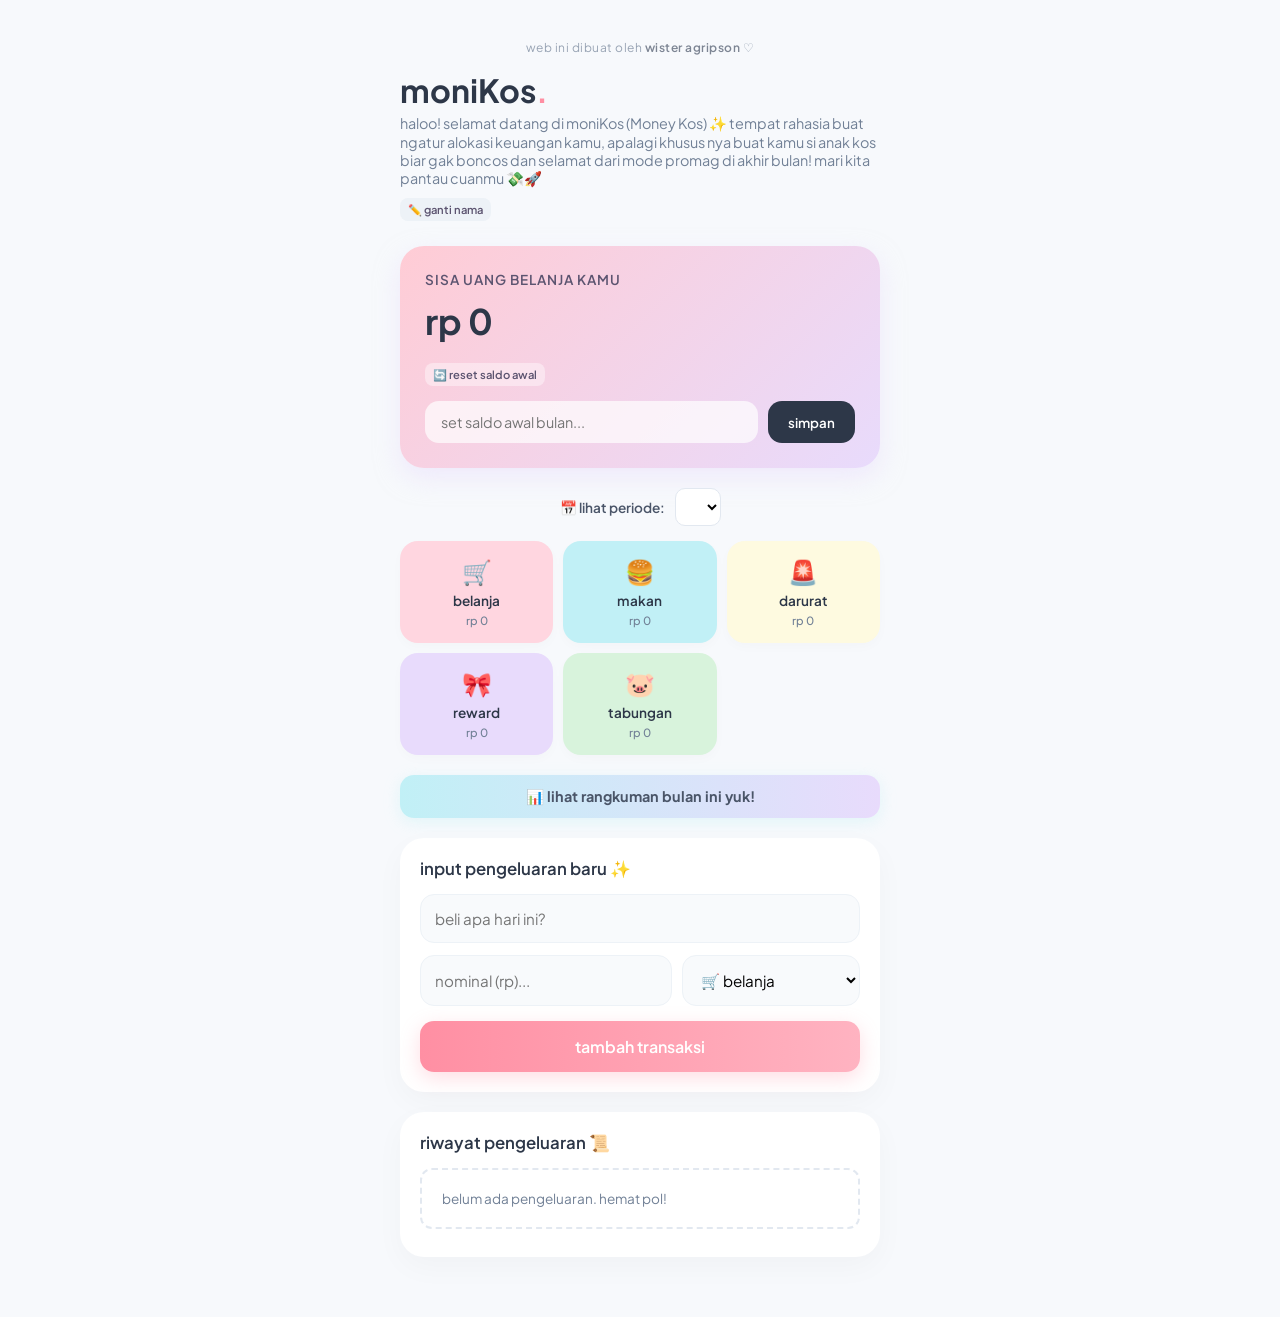
<file: index.html>
<!DOCTYPE html>
<html lang="en">
<head>
    <meta charset="UTF-8">
    <meta name="viewport" content="width=device-width, initial-scale=1.0">
    <title>moniKos 💸</title>
    <link rel="stylesheet" href="style.css">
    <style>
        /* beberapa tambahan css biar makin ciamik & interaktif */
        .category-grid .cat-box {
            cursor: pointer;
            transition: transform 0.2s, box-shadow 0.2s;
        }
        .category-grid .cat-box:hover {
            transform: translateY(-3px);
            box-shadow: 0 4px 12px rgba(0,0,0,0.08);
        }
        .filter-arsip-box {
            margin: 15px 0;
            display: flex;
            gap: 10px;
            align-items: center;
            justify-content: center;
        }
        .filter-arsip-box select {
            padding: 8px 12px;
            border-radius: 10px;
            border: 1px solid #e2e8f0;
            font-size: 0.9rem;
            background: #fff;
            outline: none;
        }
        .history-kategori-list {
            list-style: none;
            padding: 0;
            margin: 15px 0 0 0;
            max-height: 250px;
            overflow-y: auto;
        }
        .history-kategori-list li {
            display: flex;
            justify-content: space-between;
            padding: 8px 0;
            border-bottom: 1px id #edf2f7;
            font-size: 0.9rem;
        }
    </style>
</head>
<body>

    <div class="app-container">
        <!-- header dengan watermark di paling atas -->
        <header class="header">
            <div class="web-watermark-top">
                <p>web ini dibuat oleh <strong>wister agripson</strong> ♡</p>
            </div>
            
            <h1>moniKos<span id="displayNama">.</span></h1>
            <p id="deskripsiFun">haloo! selamat datang di moniKos (Money Kos) ✨ tempat rahasia buat ngatur alokasi keuangan kamu, apalagi khusus nya buat kamu si anak kos biar gak boncos dan selamat dari mode promag di akhir bulan! mari kita pantau cuanmu 💸🚀</p>
            <button class="btn-reset-saldo" style="margin-top: 10px; background: #edf2f7;" onclick="gantiNamaPanggilan()">✏️ ganti nama</button>
        </header>

        <!-- section saldo utama -->
        <section class="main-balance-card">
            <p class="balance-label">sisa uang belanja kamu</p>
            <h2 id="sisaUang">rp 0</h2>
            <button class="btn-reset-saldo" onclick="resetSaldoAwal()">🔄 reset saldo awal</button>
            
            <div class="setup-saldo" style="margin-top: 15px;">
                <input type="number" id="saldoAwal" placeholder="set saldo awal bulan...">
                <button onclick="setSaldo()">simpan</button>
            </div>
        </section>

        <!-- Pilihan Bulan Aktif / Arsip Masa Lalu -->
        <div class="filter-arsip-box">
            <label style="font-size: 0.85rem; font-weight: 600; color: #4a5568;">📅 lihat periode:</label>
            <select id="selectPeriode" onchange="gantiPeriodeTampilan()">
                <!-- di-generate otomatis via js -->
            </select>
        </div>

        <!-- grid alokasi / kategori (Bisa diklik sekarang!) -->
        <section class="category-grid">
            <div class="cat-box belanja" onclick="bukaDetailKategori('belanja', '🛒 belanja')"><span>🛒</span><p>belanja</p><small id="stat-belanja">rp 0</small></div>
            <div class="cat-box makan" onclick="bukaDetailKategori('makan', '🍔 makan & minum')"><span>🍔</span><p>makan</p><small id="stat-makan">rp 0</small></div>
            <div class="cat-box darurat" onclick="bukaDetailKategori('darurat', '🚨 dana darurat')"><span>🚨</span><p>darurat</p><small id="stat-darurat">rp 0</small></div>
            <div class="cat-box reward" onclick="bukaDetailKategori('reward', '🎀 self reward')"><span>🎀</span><p>reward</p><small id="stat-reward">rp 0</small></div>
            <div class="cat-box tabungan" onclick="bukaDetailKategori('tabungan', '🐷 khusus tabungan')"><span>🐷</span><p>tabungan</p><small id="stat-tabungan">rp 0</small></div>
        </section>

        <!-- tombol rangkuman bulanan -->
        <button class="btn-summary-trigger" onclick="bukaRangkuman()">📊 lihat rangkuman bulan ini yuk! </button>

        <!-- form input transaksi -->
        <section class="card input-card">
            <h3>input pengeluaran baru ✨</h3>
            <div class="form-group"><input type="text" id="namaItem" placeholder="beli apa hari ini?" autocomplete="off"></div>
            <div class="form-row">
                <input type="number" id="nominalItem" placeholder="nominal (rp)...">
                <select id="kategoriItem">
                    <option value="belanja">🛒 belanja</option>
                    <option value="makan">🍔 makan & minum</option>
                    <option value="darurat">🚨 dana darurat</option>
                    <option value="reward">🎀 self reward</option>
                    <option value="tabungan">🐷 khusus tabungan</option>
                </select>
            </div>
            <button class="btn-primary" onclick="tambahCatatan()">tambah transaksi</button>
        </section>

        <!-- riwayat pengeluaran keseluruhan -->
        <section class="card history-card">
            <h3>riwayat pengeluaran 📜</h3>
            <ul id="listRiwayat" class="history-list">
                <li class="empty-state">belum ada pengeluaran. hemat pol!</li>
            </ul>
        </section>
    </div>

    <!-- Kotak Pop-up Rangkuman Bulanan -->
    <div id="modalRangkuman" class="modal-overlay">
        <div class="modal-content">
            <div class="modal-header">
                <h3 id="judulRangkuman">rangkuman bulan ini 🌟</h3>
                <button class="close-modal" onclick="tutupRangkuman()">×</button>
            </div>
            <div id="isiRangkuman"></div>
        </div>
    </div>

    <!-- Kotak Pop-up Detail Kategori -->
    <div id="modalKategori" class="modal-overlay">
        <div class="modal-content">
            <div class="modal-header">
                <h3 id="judulKategori">detail kategori</h3>
                <button class="close-modal" onclick="tutupKategori()">×</button>
            </div>
            <div id="isiKategori">
                <!-- info di-generate via js -->
            </div>
        </div>
    </div>

    <script>
        // Logika Database Baru: Mendukung Arsip per Bulan-Tahun
        let masterKos = {
            namaUser: "",
            periodeAktif: "", // format "YYYY-MM"
            bulanan: {} // wadah menyimpan { "2026-06": { saldoAwal, pengeluaran, riwayat } }
        };

        const namaBulanLengkap = ['januari', 'februari', 'maret', 'april', 'mei', 'juni', 'juli', 'agustus', 'september', 'oktober', 'november', 'desember'];
        let periodeYangDilihat = "";

        window.onload = function() {
            const sekarang = new Date();
            const keyBulanIni = `${sekarang.getFullYear()}-${String(sekarang.getMonth() + 1).padStart(2, '0')}`;
            masterKos.periodeAktif = keyBulanIni;
            periodeYangDilihat = keyBulanIni;

            const localData = localStorage.getItem('monikos_master_data');
            if (localData) {
                masterKos = JSON.parse(localData);
                // Sinkronisasi kalau masuk bulan baru secara otomatis
                masterKos.periodeAktif = keyBulanIni;
            }

            // Inisialisasi struktur bulan berjalan jika belum ada
            initDataBulan(keyBulanIni);
            
            if (!masterKos.namaUser || masterKos.namaUser.trim() === "") { 
                gantiNamaPanggilan(); 
            } else { 
                buatOpsiPeriode();
                updateTampilan(); 
            }
        }

        function initDataBulan(keyBulan) {
            if (!masterKos.bulanan[keyBulan]) {
                masterKos.bulanan[keyBulan] = {
                    saldoAwal: 0,
                    pengeluaran: { belanja: 0, makan: 0, darurat: 0, reward: 0, tabungan: 0 },
                    riwayat: []
                };
            }
        }

        function buatOpsiPeriode() {
            const select = document.getElementById('selectPeriode');
            select.innerHTML = "";
            
            // Urutkan key dari yang terbaru
            const keys = Object.keys(masterKos.bulanan).sort().reverse();
            keys.forEach(key => {
                const [thn, bln] = key.split('-');
                const namaBln = namaBulanLengkap[parseInt(bln) - 1];
                const option = document.createElement('option');
                option.value = key;
                option.innerText = `${namaBln} ${thn}`;
                if (key === masterKos.periodeAktif) option.innerText += " (bulan ini)";
                select.appendChild(option);
            });
            select.value = periodeYangDilihat;
        }

        function gantiPeriodeTampilan() {
            periodeYangDilihat = document.getElementById('selectPeriode').value;
            updateTampilan();
        }

        function gantiNamaPanggilan() {
            let namaInput = prompt("halo! masukkan nama panggilan/nickname kamu dulu yaaa ✨:", masterKos.namaUser || "");
            if (namaInput === null) return;
            masterKos.namaUser = namaInput.trim() === "" ? "" : namaInput.trim();
            simpanKeLocalStorage();
            buatOpsiPeriode();
            updateTampilan();
        }

        function setSaldo() {
            const inputSaldo = document.getElementById('saldoAwal').value;
            if (inputSaldo === '' || inputSaldo < 0) { alert('isi nominal saldo awal yang bener dulu yaaa cantiik/ganteng ✨'); return; }
            
            // Saldo awal selalu disimpan di bulan aktif saat ini
            initDataBulan(masterKos.periodeAktif);
            masterKos.bulanan[masterKos.periodeAktif].saldoAwal = parseInt(inputSaldo);
            
            simpanKeLocalStorage();
            periodeYangDilihat = masterKos.periodeAktif;
            buatOpsiPeriode();
            updateTampilan();
            document.getElementById('saldoAwal').value = '';
        }

        function resetSaldoAwal() {
            const pilihan = confirm("yakin mau RESET data di periode yang sedang dilihat ini kembali ke rp 0?");
            if (pilihan) {
                masterKos.bulanan[periodeYangDilihat] = {
                    saldoAwal: 0,
                    pengeluaran: { belanja: 0, makan: 0, darurat: 0, reward: 0, tabungan: 0 },
                    riwayat: []
                };
                alert("data periode ini udah dibersihkan yaaa! ✨");
                simpanKeLocalStorage();
                updateTampilan();
            }
        }

        function tambahCatatan() {
            // Pengeluaran baru otomatis dipaksa masuk ke bulan berjalan saat ini
            const keyBulan = masterKos.periodeAktif;
            initDataBulan(keyBulan);

            const namaItem = document.getElementById('namaItem').value;
            const nominalItem = document.getElementById('nominalItem').value;
            const kategoriItem = document.getElementById('kategoriItem').value;

            if (namaItem === '' || nominalItem === '' || nominalItem <= 0) { alert('aduh, isi nama barang ama nominalnya dulu yang bener yaaa! 📑'); return; }
            
            const nominal = parseInt(nominalItem);
            const sekarang = new Date();

            masterKos.bulanan[keyBulan].pengeluaran[kategoriItem] += nominal;
            masterKos.bulanan[keyBulan].riwayat.unshift({
                id: Date.now(),
                nama: namaItem,
                nominal: nominal,
                kategori: kategoriItem,
                waktuDisplay: sekarang.toLocaleDateString('id-ID', { day: 'numeric', hour: '2-digit', minute: '2-digit' })
            });

            document.getElementById('namaItem').value = '';
            document.getElementById('nominalItem').value = '';

            // Kembalikan pandangan user ke bulan sekarang biar keliatan updatenya
            periodeYangDilihat = keyBulan;
            simpanKeLocalStorage();
            buatOpsiPeriode();
            updateTampilan();
        }

        function hapusTransaksi(idItem, nominal, kategori) {
            if (confirm('yakin mau hapus transaksi ini dari riwayat? 😢')) {
                masterKos.bulanan[periodeYangDilihat].pengeluaran[kategori] -= nominal;
                masterKos.bulanan[periodeYangDilihat].riwayat = masterKos.bulanan[periodeYangDilihat].riwayat.filter(item => item.id !== idItem);
                simpanKeLocalStorage();
                updateTampilan();
                
                // Kalau modal kategori lagi kebuka, segarkan isinya juga
                if(document.getElementById('modalKategori').classList.contains('active')) {
                    const judul = document.getElementById('judulKategori').innerText;
                    bukaDetailKategori(kategori, judul);
                }
            }
        }

        function updateTampilan() {
            const dataTampil = masterKos.bulanan[periodeYangDilihat] || { saldoAwal: 0, pengeluaran: { belanja: 0, makan: 0, darurat: 0, reward: 0, tabungan: 0 }, riwayat: [] };

            // Update nama di header & deskripsi
            if (masterKos.namaUser && masterKos.namaUser !== "") {
                document.getElementById('displayNama').innerText = " " + masterKos.namaUser.toLowerCase() + ".";
                document.getElementById('deskripsiFun').innerHTML = `haloo <strong>${masterKos.namaUser.toLowerCase()}</strong>! selamat datang di <strong>moniKos</strong> (Money Kos) ✨ tempat rahasia buat ngatur alokasi keuangan kamu, apalagi khusus nya buat kamu si anak kos biar gak boncos dan selamat dari mode promag di akhir bulan! mari kita pantau cuanmu 💸🚀`;
            } else {
                document.getElementById('displayNama').innerText = ".";
                document.getElementById('deskripsiFun').innerHTML = `haloo! selamat datang di <strong>moniKos</strong> (Money Kos) ✨ tempat rahasia buat ngatur alokasi keuangan kamu, apalagi khusus nya buat kamu si anak kos biar gak boncos dan selamat dari mode promag di akhir bulan! mari kita pantau cuanmu 💸🚀`;
            }

            let totalPengeluaran = 0;
            for (let kat in dataTampil.pengeluaran) { totalPengeluaran += dataTampil.pengeluaran[kat]; }
            
            const sisa = dataTampil.saldoAwal - totalPengeluaran;
            document.getElementById('sisaUang').innerText = 'rp ' + sisa.toLocaleString('id-ID');

            document.getElementById('stat-belanja').innerText = 'rp ' + dataTampil.pengeluaran.belanja.toLocaleString('id-ID');
            document.getElementById('stat-makan').innerText = 'rp ' + dataTampil.pengeluaran.makan.toLocaleString('id-ID');
            document.getElementById('stat-darurat').innerText = 'rp ' + dataTampil.pengeluaran.darurat.toLocaleString('id-ID');
            document.getElementById('stat-reward').innerText = 'rp ' + dataTampil.pengeluaran.reward.toLocaleString('id-ID');
            document.getElementById('stat-tabungan').innerText = 'rp ' + dataTampil.pengeluaran.tabungan.toLocaleString('id-ID');

            // Set judul tombol rangkuman sesuai periode terpilih
            const [thn, bln] = periodeYangDilihat.split('-');
            const namaBln = namaBulanLengkap[parseInt(bln) - 1];
            document.querySelector('.btn-summary-trigger').innerText = `📊 lihat rangkuman bulan ${namaBln}`;

            const listRiwayat = document.getElementById('listRiwayat');
            if (!dataTampil.riwayat || dataTampil.riwayat.length === 0) {
                listRiwayat.innerHTML = '<li class="empty-state">belum ada pengeluaran di periode ini.</li>';
            } else {
                listRiwayat.innerHTML = '';
                dataTampil.riwayat.forEach(item => {
                    let emoji = '💸';
                    if(item.kategori === 'belanja') emoji = '🛒';
                    if(item.kategori === 'makan') emoji = '🍔';
                    if(item.kategori === 'darurat') emoji = '🚨';
                    if(item.kategori === 'reward') emoji = '🎀';
                    if(item.kategori === 'tabungan') emoji = '🐷';

                    listRiwayat.innerHTML += `
                        <li>
                            <div class="item-info">
                                <strong>${emoji} ${item.nama}</strong>
                                <small>${item.waktuDisplay}</small>
                            </div>
                            <div style="display: flex; align-items: center;">
                                <span class="item-price">- rp ${item.nominal.toLocaleString('id-ID')}</span>
                                <button class="btn-delete" onclick="hapusTransaksi(${item.id}, ${item.nominal}, '${item.kategori}')">hapus</button>
                            </div>
                        </li>`;
                });
            }
        }

        // FUNGSI BARU: Buka detail barang per kategori saat kotak diklik
        function bukaDetailKategori(kategori, labelKategori) {
            const dataTampil = masterKos.bulanan[periodeYangDilihat];
            const listFilter = dataTampil.riwayat.filter(item => item.kategori === kategori);
            
            const [thn, bln] = periodeYangDilihat.split('-');
            const namaBln = namaBulanLengkap[parseInt(bln) - 1];

            document.getElementById('judulKategori').innerText = `${labelKategori} (${namaBln})`;
            
            let htmlIsi = `<p style="font-size:0.85rem; color:var(--text-muted);">total alokasi keluar: <strong>rp ${dataTampil.pengeluaran[kategori].toLocaleString('id-ID')}</strong></p>`;
            
            if(listFilter.length === 0) {
                htmlIsi += `<p class="empty-state" style="margin-top:15px;">tidak ada catatan pengeluaran di kategori ini.</p>`;
            } else {
                htmlIsi += `<ul class="history-kategori-list">`;
                listFilter.forEach(item => {
                    htmlIsi += `
                        <li>
                            <div>
                                <span style="font-weight:600;">${item.nama}</span><br>
                                <small style="color:gray; font-size:0.75rem;">${item.waktuDisplay}</small>
                            </div>
                            <span style="color:#e63946; font-weight:600;">- rp ${item.nominal.toLocaleString('id-ID')}</span>
                        </li>`;
                });
                htmlIsi += `</ul>`;
            }
            
            document.getElementById('isiKategori').innerHTML = htmlKonten = htmlIsi;
            document.getElementById('modalKategori').classList.add('active');
        }

        function tutupKategori() { document.getElementById('modalKategori').classList.remove('active'); }

        // Buka Rangkuman Dinamis Sesuai Bulan Yang Sedang Dipilih/Dilihat
        function bukaRangkuman() {
            const [thn, bln] = periodeYangDilihat.split('-');
            const namaBln = namaBulanLengkap[parseInt(bln) - 1];
            const dataTampil = masterKos.bulanan[periodeYangDilihat];
            
            let totalPengeluaran = 0;
            for (let kat in dataTampil.pengeluaran) { totalPengeluaran += dataTampil.pengeluaran[kat]; }

            const sisa = dataTampil.saldoAwal - totalPengeluaran;
            let bgSaldoAkhir = sisa < 0 ? '#ffd6e0' : (sisa === 0 && dataTampil.saldoAwal > 0 ? '#fefae0' : '#d8f3dc');
            let teksMotivasi = sisa < 0 ? '"aduh gawat keuanganmu minus! kurangi self reward dan mode hemat dimulai! 🚨😭"' : (sisa === 0 && dataTampil.saldoAwal > 0 ? '"dompet kamu pas-pasan banget, awas besok makan promag wkwk 🍟"' : '"yeay saldo mu sisa, bisa ditabung nih! mantap kerennn 🐷🌟"');
            
            let htmlKonten = `
                <div class="summary-line"><span>💰 total saldo awal</span><strong>rp ${dataTampil.saldoAwal.toLocaleString('id-ID')}</strong></div>
                <div style="margin: 15px 0 5px 0; font-size: 0.85rem; color: var(--text-muted); font-weight: 600;">rincian pengeluaran:</div>
                <div class="summary-line"><span>🛒 belanja</span><span>rp ${dataTampil.pengeluaran.belanja.toLocaleString('id-ID')}</span></div>
                <div class="summary-line"><span>🍔 makan & minum</span><span>rp ${dataTampil.pengeluaran.makan.toLocaleString('id-ID')}</span></div>
                <div class="summary-line"><span>🚨 dana darurat</span><span>rp ${dataTampil.pengeluaran.darurat.toLocaleString('id-ID')}</span></div>
                <div class="summary-line"><span>🎀 self reward</span><span>rp ${dataTampil.pengeluaran.reward.toLocaleString('id-ID')}</span></div>
                <div class="summary-line"><span>🐷 khusus tabungan</span><span>rp ${dataTampil.pengeluaran.tabungan.toLocaleString('id-ID')}</span></div>
                <div class="summary-line" style="margin-top: 10px; font-weight: 600;"><span>💸 total keluar</span><span style="color: #e63946;">rp ${totalPengeluaran.toLocaleString('id-ID')}</span></div>
                <div class="summary-total-box" style="background-color: ${bgSaldoAkhir}; margin-top:15px; padding:15px; border-radius:14px; font-weight:700;"><span style="font-size: 0.85rem; display: block; font-weight: 500; color: #4a5568;">total saldo akhir</span><span style="font-size: 1.3rem;">rp ${sisa.toLocaleString('id-ID')}</span></div>
                <p class="motivation-text" style="font-size: 0.85rem; color: #4a5568; margin-top: 10px; font-style: italic; text-align: center;">${teksMotivasi}</p>`;
            
            document.getElementById('judulRangkuman').innerText = `rangkuman ${namaBln} ${thn} 📊`;
            document.getElementById('isiRangkuman').innerHTML = htmlKonten;
            document.getElementById('modalRangkuman').classList.add('active');
        }

        function tutupRangkuman() { document.getElementById('modalRangkuman').classList.remove('active'); }
        function simpanKeLocalStorage() { localStorage.setItem('monikos_master_data', JSON.stringify(masterKos)); }
    </script>
</body>
</html>
</file>
<file: style.css>
/* import font modern dari google fonts */
@import url('https://fonts.googleapis.com/css2?family=Plus+Jakarta+Sans:wght@400;500;600;700&display=swap');

:root {
    --bg-color: #f7f9fc;
    --text-main: #2d3748;
    --text-muted: #718096;
    --accent-pastel: #e2e8f0;
    
    /* warna pastel gen z */
    --pastel-pink: #ffd6e0;
    --pastel-blue: #c1f0f6;
    --pastel-green: #d8f3dc;
    --pastel-purple: #e8dbfc;
    --pastel-yellow: #fefae0;
    --card-bg: #ffffff;
}

* {
    margin: 0;
    padding: 0;
    box-sizing: border-box;
    font-family: 'Plus Jakarta Sans', sans-serif;
    -webkit-tap-highlight-color: transparent;
}

body {
    background-color: var(--bg-color);
    color: var(--text-main);
    padding: 40px 20px;
    display: flex;
    justify-content: center; /* ini yang bikin web kamu auto ke tengah layar laptop! */
    align-items: flex-start;
    min-height: 100vh;
}

/* container utama biar pas di laptop maupun hp */
.app-container {
    width: 100%;
    max-width: 480px; /* nge-lock seukuran layar hp biar estetik */
    animation: fadeIn 0.6s ease-out;
}

/* animasi masuk aplikasi */
@keyframes fadeIn {
    from { opacity: 0; transform: translateY(20px); }
    to { opacity: 1; transform: translateY(0); }
}

/* header styles */
.header {
    margin-bottom: 25px;
    text-align: left;
}

.header h1 {
    font-size: 2rem;
    font-weight: 700;
    color: var(--text-main);
}

.header h1 span {
    color: #ff8fa3;
}

.header p {
    font-size: 0.9rem;
    color: var(--text-muted);
    margin-top: 4px;
}

/* kartu saldo utama yang melayang smooth */
.main-balance-card {
    background: linear-gradient(135deg, #ffccd5, #e8dbfc);
    padding: 25px;
    border-radius: 24px;
    box-shadow: 0 10px 25px rgba(232, 219, 252, 0.5);
    margin-bottom: 20px;
    transition: transform 0.3s ease;
}

.main-balance-card:hover {
    transform: scale(1.02);
}

.balance-label {
    font-size: 0.85rem;
    text-transform: uppercase;
    letter-spacing: 1px;
    color: #5c5470;
    font-weight: 600;
}

.main-balance-card h2 {
   font-size: 2.2rem;
    font-weight: 700;
    margin-top: 10px;
    margin-bottom: 15px; /* ini udah dikunci biar gak bikin layar lompat-lompat */
}

.setup-saldo {
    display: flex;
    gap: 10px;
}

.setup-saldo input {
    flex: 1;
    border: none;
    padding: 12px 16px;
    border-radius: 14px;
    background: rgba(255, 255, 255, 0.7);
    font-size: 0.9rem;
    outline: none;
    transition: all 0.3s ease;
}

.setup-saldo input:focus {
    background: rgba(255, 255, 255, 1);
    box-shadow: 0 0 0 3px rgba(255, 143, 163, 0.3);
}

.setup-saldo button {
    border: none;
    background: var(--text-main);
    color: white;
    padding: 12px 20px;
    border-radius: 14px;
    font-weight: 600;
    cursor: pointer;
    transition: all 0.2s ease;
}

.setup-saldo button:active {
    transform: scale(0.95);
}

/* grid kategori pastel */
.category-grid {
    display: grid;
    grid-template-columns: repeat(3, 1fr);
    gap: 10px;
    margin-bottom: 20px;
}

/* khusus trik grid biar rapi */
.category-grid .cat-box:nth-child(4),
.category-grid .cat-box:nth-child(5) {
    grid-column: span 1.5; /* membagi rata 2 box di baris kedua */
}

.cat-box {
    padding: 15px 10px;
    border-radius: 18px;
    text-align: center;
    font-size: 0.85rem;
    font-weight: 600;
    box-shadow: 0 4px 12px rgba(0,0,0,0.02);
    transition: all 0.3s cubic-bezier(0.175, 0.885, 0.32, 1.275);
}

.cat-box:hover {
    transform: translateY(-5px);
}

.cat-box span {
    font-size: 1.5rem;
    display: block;
    margin-bottom: 5px;
}

.cat-box small {
    display: block;
    margin-top: 4px;
    color: var(--text-muted);
    font-weight: 500;
}

/* variasi warna pastel tiap box */
.belanja { background-color: var(--pastel-pink); }
.makan { background-color: var(--pastel-blue); }
.darurat { background-color: var(--pastel-yellow); }
.reward { background-color: var(--pastel-purple); }
.tabungan { background-color: var(--pastel-green); }

/* card umum */
.card {
    background: var(--card-bg);
    padding: 20px;
    border-radius: 24px;
    box-shadow: 0 10px 30px rgba(0, 0, 0, 0.03);
    margin-bottom: 20px;
}

.card h3 {
    font-size: 1.05rem;
    margin-bottom: 15px;
    font-weight: 600;
}

/* form styling */
.form-group {
    margin-bottom: 12px;
}

.form-row {
    display: flex;
    gap: 10px;
    margin-bottom: 15px;
}

.card input, .card select {
    width: 100%;
    padding: 14px;
    border: 1.5px solid #edf2f7;
    border-radius: 14px;
    outline: none;
    background-color: #f8fafc;
    font-size: 0.95rem;
    transition: all 0.3s ease;
}

.card input:focus, .card select:focus {
    border-color: #ff8fa3;
    background-color: #fff;
    box-shadow: 0 0 0 4px rgba(255, 143, 163, 0.15);
}

.form-row input { flex: 1.2; }
.form-row select { flex: 0.8; }

/* tombol utama super smooth */
.btn-primary {
    width: 100%;
    border: none;
    background: linear-gradient(90deg, #ff8fa3, #ffb3c1);
    color: white;
    padding: 15px;
    border-radius: 14px;
    font-size: 1rem;
    font-weight: 600;
    cursor: pointer;
    box-shadow: 0 6px 20px rgba(255, 143, 163, 0.3);
    transition: all 0.3s ease;
}

.btn-primary:hover {
    box-shadow: 0 8px 25px rgba(255, 143, 163, 0.45);
    transform: translateY(-2px);
}

.btn-primary:active {
    transform: translateY(1px);
}

/* daftar riwayat */
.history-list {
    list-style: none;
}

.history-list li {
    display: flex;
    justify-content: space-between;
    align-items: center;
    padding: 12px 14px;
    background-color: #f8fafc;
    border-radius: 12px;
    margin-bottom: 8px;
    font-size: 0.95rem;
    animation: listSlideIn 0.4s cubic-bezier(0.175, 0.885, 0.32, 1.275);
}

@keyframes listSlideIn {
    from { opacity: 0; transform: scale(0.9) translateY(10px); }
    to { opacity: 1; transform: scale(1) translateY(0); }
}

.history-list li .item-info {
    display: flex;
    flex-direction: column;
}

.history-list li .item-info small {
    color: var(--text-muted);
    font-size: 0.75rem;
    margin-top: 2px;
}

.history-list li .item-price {
    font-weight: 600;
    color: #e63946;
}

.empty-state {
    text-align: center;
    color: var(--text-muted);
    font-size: 0.85rem !important;
    padding: 20px !important;
    background: transparent !important;
    border: 2px dashed #e2e8f0;
}

/* gaya untuk tombol hapus riwayat */
.btn-delete {
    background: #ffb3c1;
    color: #fff;
    border: none;
    padding: 6px 10px;
    border-radius: 8px;
    font-size: 0.75rem;
    font-weight: 600;
    cursor: pointer;
    transition: all 0.2s ease;
    margin-left: 10px;
}

.btn-delete:hover {
    background: #ff8fa3;
    transform: scale(1.05);
}

/* badge pembatas bulan yang aesthetic */
.month-divider {
    text-align: center;
    margin: 20px 0 10px 0;
    position: relative;
}

.month-label {
    display: inline-block;
    padding: 6px 16px;
    border-radius: 20px;
    font-size: 0.8rem;
    font-weight: 700;
    text-transform: uppercase;
    letter-spacing: 0.5px;
    box-shadow: 0 4px 10px rgba(0,0,0,0.02);
}

/* variasi warna pembatas bulan pastel */
.m-jan { background-color: #ffd6e0; color: #ff758f; }
.m-feb { background-color: #c1f0f6; color: #00b4d8; }
.m-mar { background-color: #d8f3dc; color: #40916c; }
.m-apr { background-color: #e8dbfc; color: #7a5195; }
.m-mei { background-color: #fefae0; color: #b5a642; }
.m-jun { background-color: #ffe5ec; color: #ff5c8a; }
.m-jul { background-color: #e0f2fe; color: #0369a1; }
.m-agu { background-color: #f0fdf4; color: #166534; }
.m-sep { background-color: #faf5ff; color: #6b21a8; }
.m-okt { background-color: #fff7ed; color: #9a3412; }
.m-nov { background-color: #eff6ff; color: #1e40af; }
.m-des { background-color: #fdf2f8; color: #9d174d; }

/* tombol reset saldo utama */
.btn-reset-saldo {
    background: rgba(255, 255, 255, 0.4);
    border: none;
    color: #5c5470;
    padding: 4px 8px;
    border-radius: 8px;
    font-size: 0.7rem;
    font-weight: 600;
    cursor: pointer;
    margin-top: 5px;
    transition: all 0.2s;
}
.btn-reset-saldo:hover {
    background: rgba(255, 255, 255, 0.8);
}

/* tombol untuk buka rangkuman bulanan */
.btn-summary-trigger {
    width: 100%;
    border: none;
    background: linear-gradient(90deg, #c1f0f6, #e8dbfc);
    color: #4a5568;
    padding: 12px;
    border-radius: 14px;
    font-size: 0.9rem;
    font-weight: 700;
    cursor: pointer;
    margin-bottom: 20px;
    box-shadow: 0 4px 15px rgba(193, 240, 246, 0.4);
    transition: all 0.3s ease;
}

.btn-summary-trigger:hover {
    transform: translateY(-2px);
    box-shadow: 0 6px 20px rgba(193, 240, 246, 0.6);
}

/* background hitam transparan di belakang pop-up */
.modal-overlay {
    position: fixed;
    top: 0; left: 0; width: 100%; height: 100%;
    background: rgba(0, 0, 0, 0.4);
    backdrop-filter: blur(4px); /* efek blur kaca kekinian */
    display: flex;
    justify-content: center;
    align-items: center;
    z-index: 999;
    opacity: 0; pointer-events: none;
    transition: opacity 0.3s ease;
}

/* jendela kotak pop-up-nya */
.modal-content {
    background: white;
    width: 90%;
    max-width: 400px;
    padding: 25px;
    border-radius: 24px;
    box-shadow: 0 20px 40px rgba(0,0,0,0.1);
    transform: scale(0.8);
    transition: all 0.3s cubic-bezier(0.175, 0.885, 0.32, 1.275);
}

/* class aktif saat pop-up muncul */
.modal-overlay.active {
    opacity: 1;
    pointer-events: auto;
}
.modal-overlay.active .modal-content {
    transform: scale(1);
}

.modal-header {
    display: flex;
    justify-content: space-between;
    align-items: center;
    margin-bottom: 20px;
}

.modal-header h3 {
    font-size: 1.2rem;
    color: var(--text-main);
}

.close-modal {
    background: #edf2f7;
    border: none;
    width: 30px; height: 30px;
    border-radius: 50%;
    font-weight: bold;
    cursor: pointer;
    transition: background 0.2s;
}
.close-modal:hover { background: var(--pastel-pink); }

/* rincian di dalam pop-up */
.summary-line {
    display: flex;
    justify-content: space-between;
    padding: 10px 0;
    border-bottom: 1px dashed #edf2f7;
    font-size: 0.95rem;
}

.summary-total-box {
    margin-top: 15px;
    padding: 15px;
    border-radius: 14px;
    text-align: center;
    font-weight: 700;
}

.motivation-text {
    font-size: 0.85rem;
    color: #4a5568;
    margin-top: 10px;
    font-style: italic;
    text-align: center;
    font-weight: 500;
}

CSS
/* style untuk watermark di bawah web */
.web-watermark {
    text-align: center;
    margin-top: 30px;
    padding-bottom: 10px;
}

.web-watermark p {
    font-size: 0.8rem;
    color: var(--text-muted);
    opacity: 0.7;
    letter-spacing: 0.5px;
}

.web-watermark strong {
    color: #4a5568;
    font-weight: 600;
    text-transform: lowercase; /* biar tetep keliatan santai pake huruf kecil */
}

/* style baru untuk watermark di bagian atas web */
.web-watermark-top {
    text-align: center;
    margin-bottom: 15px;
}
.web-watermark-top p {
    font-size: 0.75rem;
    color: var(--text-muted);
    opacity: 0.7;
    letter-spacing: 0.5px;
    margin: 0;
}
.web-watermark-top strong {
    color: #4a5568;
    font-weight: 600;
    text-transform: lowercase;
}
</file>
